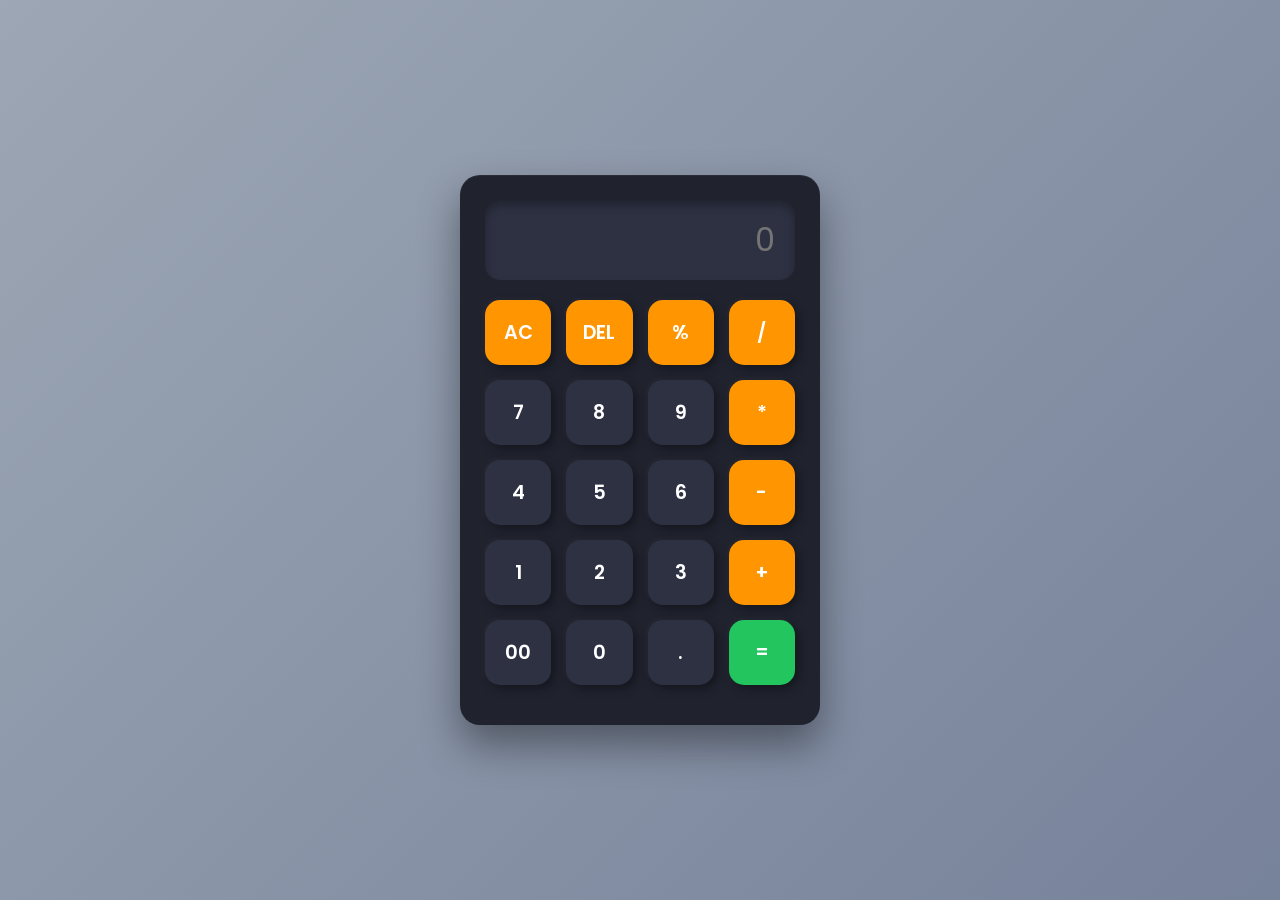
<file: index.html>
<!DOCTYPE html>
<html lang="en">
  <head>
    <meta charset="UTF-8" />
    <meta name="viewport" content="width=device-width, initial-scale=1.0" />
    <title>Game project</title>

    <style>
      /* Google Font */
      @import url("https://fonts.googleapis.com/css2?family=Poppins:wght@300;400;500;600&display=swap");

      * {
        margin: 0;
        padding: 0;
        box-sizing: border-box;
        font-family: "Poppins", sans-serif;
      }

      body {
        display: flex;
        justify-content: center;
        align-items: center;
        min-height: 100vh;
        background: linear-gradient(135deg, #3f536e83, #20335b9c);
      }

      #main-container {
        width: 360px;
        background: #20232e;
        padding: 25px;
        border-radius: 20px;
        box-shadow: 0 20px 40px rgba(0, 0, 0, 0.4),
          inset 0 1px 1px rgba(255, 255, 255, 0.05);
      }

      input {
        width: 100%;
        height: 80px;
        border: none;
        outline: none;
        border-radius: 15px;
        background: #2d3142;
        color: #fff;
        font-size: 2rem;
        text-align: right;
        padding: 20px;
        margin-bottom: 20px;
        box-shadow: inset 0 5px 10px rgba(0, 0, 0, 0.3);
      }

      #main-container div {
        display: grid;
        grid-template-columns: repeat(4, 1fr);
        gap: 15px;
        margin-bottom: 15px;
      }

      button {
        height: 65px;
        border: none;
        border-radius: 15px;
        font-size: 1.2rem;
        font-weight: 600;
        cursor: pointer;
        background: #2d3142;
        color: #fff;
        transition: 0.25s ease;
        box-shadow: 4px 4px 10px rgba(0, 0, 0, 0.35),
          -2px -2px 6px rgba(255, 255, 255, 0.03);
      }

      button:hover {
        transform: translateY(-3px);
        background: #3b4258;
      }

      button:active {
        transform: scale(0.95);
      }

      .side-btn {
        background: #ff9500;
        color: #fff;
      }

      .side-btn:hover {
        background: #ffad33;
      }

      .equal {
        background: #22c55e;
        color: #fff;
      }

      .equal:hover {
        background: #16a34a;
      }

      /* Responsive */

      @media (max-width: 400px) {
        #main-container {
          width: 95%;
          padding: 18px;
        }

        button {
          height: 58px;
          font-size: 1.1rem;
        }

        input {
          height: 70px;
          font-size: 1.7rem;
        }
      }
    </style>
  </head>
  <body>
    <div id="main-container">
      <input type="text" readonly placeholder="0" />

      <div id="1">
        <button class="side-btn">AC</button>
        <button class="side-btn">DEL</button>
        <button class="side-btn">%</button>
        <button class="side-btn">/</button>
      </div>

      <div id="2">
        <button>7</button>
        <button>8</button>
        <button>9</button>
        <button class="side-btn">*</button>
      </div>

      <div id="3">
        <button>4</button>
        <button>5</button>
        <button>6</button>
        <button class="side-btn">-</button>
      </div>

      <div id="4">
        <button id="btn1">1</button>
        <button id="btn2">2</button>
        <button id="btn3">3</button>
        <button class="side-btn">+</button>
      </div>

      <div id="5">
        <button id="btn00">00</button>
        <button id="btn0">0</button>
        <button>.</button>
        <button class="equal">=</button>
      </div>
    </div>

    <script>
      let display = document.querySelector("input");
      let buttons = document.querySelectorAll("button");

      let expression = "";

      buttons.forEach(function (button) {
        button.addEventListener("click", function () {
          let value = button.innerText;

          if (value === "AC") {
            expression = "";
            display.value = "";
          } else if (value === "DEL") {
            expression = expression.slice(0, -1);
            display.value = expression;
          } else if (value === "=") {
            try {
              expression = eval(expression);
              display.value = expression;
            } catch {
              display.value = "Error";
            }
          } else {
            expression += value;
            display.value = expression;
          }
        });
      });
    </script>
  </body>
</html>
</file>
